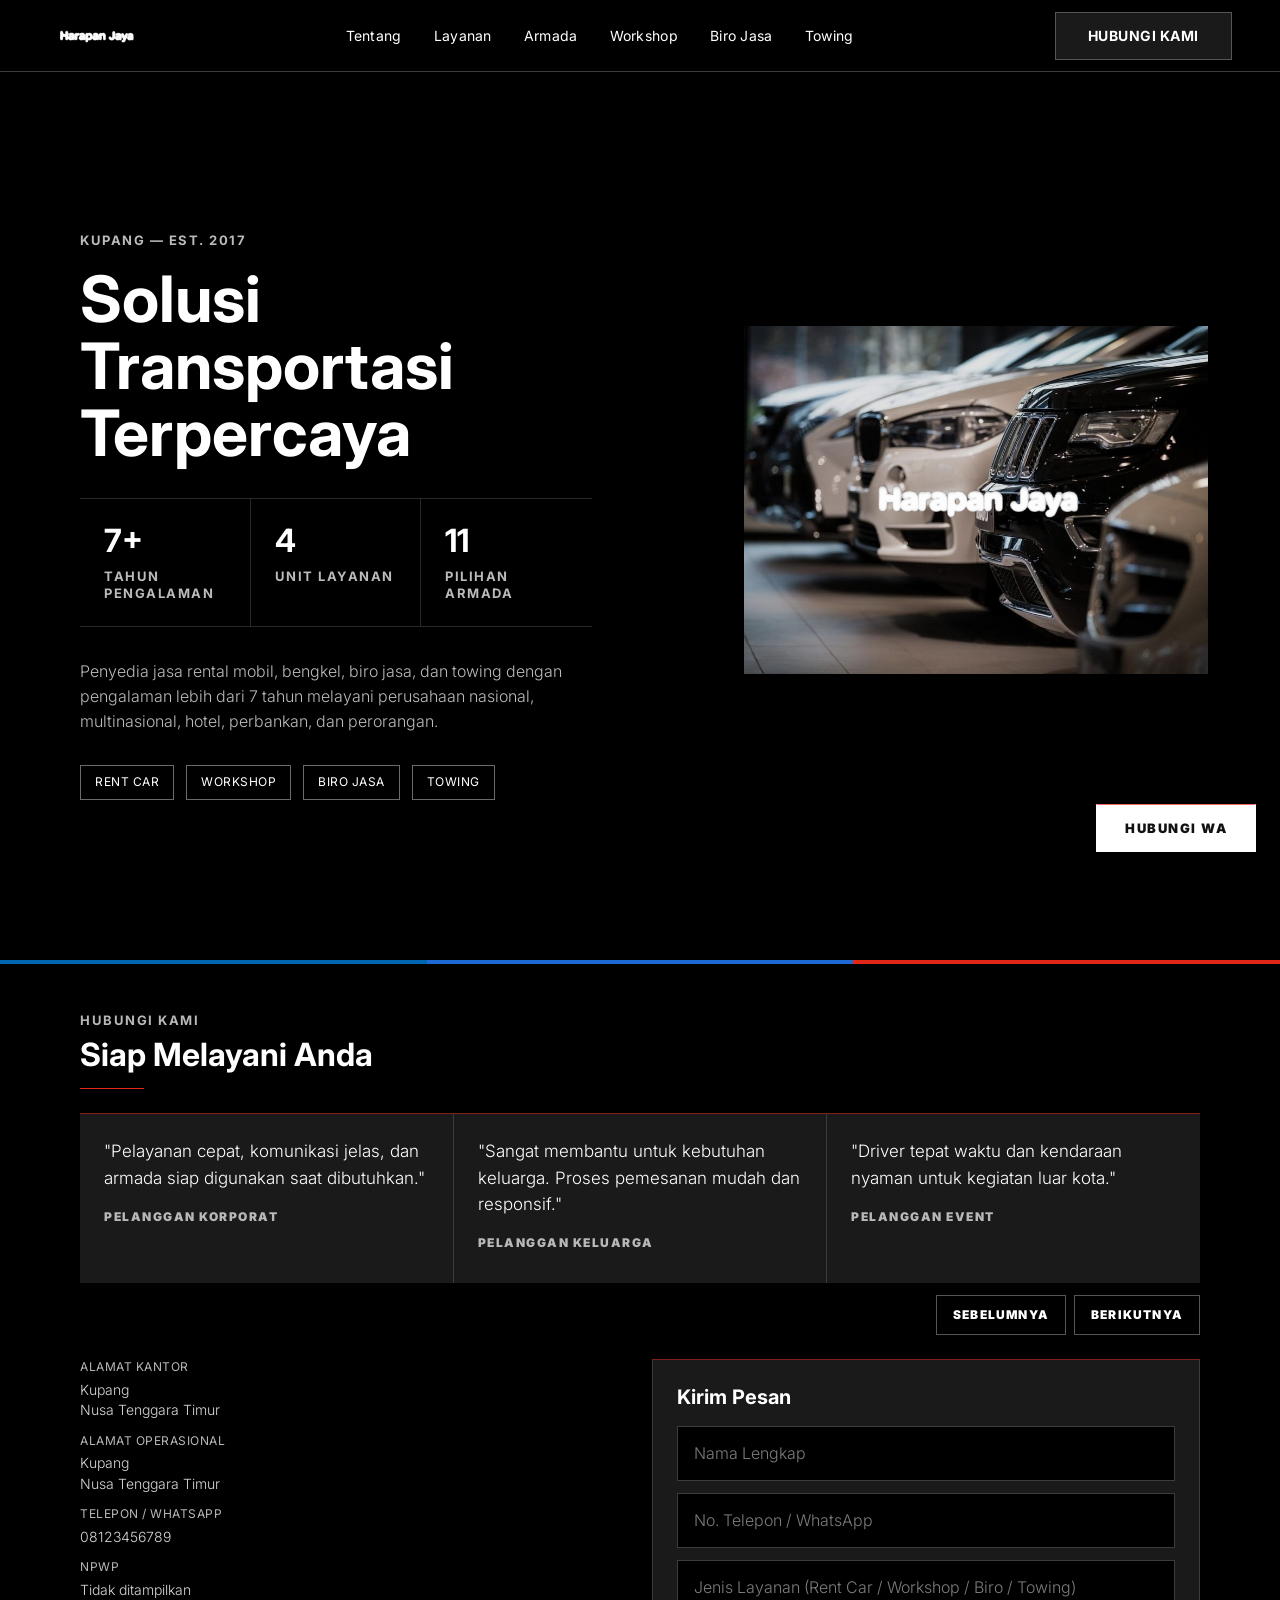
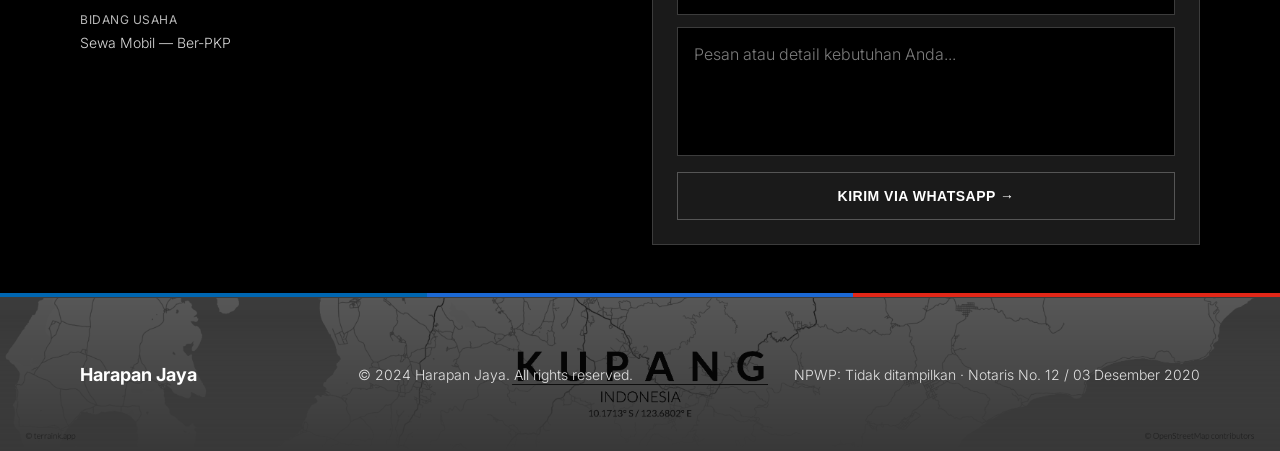
<file: index.html>
<!DOCTYPE html>
<html lang="id">
<head>
<meta charset="UTF-8">
<meta name="viewport" content="width=device-width, initial-scale=1.0">
<title>Harapan Jaya — Company Profile</title>
<link rel="icon" type="image/png" href="harapan%20jaya.png">
<link rel="apple-touch-icon" href="harapan%20jaya.png">
<link rel="preconnect" href="https://fonts.googleapis.com">
<link href="https://fonts.googleapis.com/css2?family=Inter:wght@300;400;700;800;900&display=swap" rel="stylesheet">
<link rel="stylesheet" href="css/style.css">
</head>
<body data-page="home">

<!-- NAV -->
<nav id="navbar">
  <a href="index.html" class="nav-logo" aria-label="Harapan Jaya"><img src="harapan%20jaya.png" alt="Logo Harapan Jaya"></a>
  <ul class="nav-links">
    <li><a href="tentang.html" data-page-link="tentang">Tentang</a></li>
    <li><a href="layanan.html" data-page-link="layanan">Layanan</a></li>
    <li><a href="armada.html" data-page-link="armada">Armada</a></li>
    <li><a href="workshop.html" data-page-link="workshop">Workshop</a></li>
    <li><a href="biro-jasa.html" data-page-link="biro-jasa">Biro Jasa</a></li>
    <li><a href="towing.html" data-page-link="towing">Towing</a></li>
  </ul>
  <a href="index.html#contact" class="nav-cta">Hubungi Kami</a>
  <div class="nav-ham" id="ham"><span></span><span></span><span></span></div>
</nav>

<!-- HERO -->
<section id="hero">
  <div class="hero-left">
    <p class="hero-tag">Kupang — Est. 2017</p>
    <h1 class="hero-title">
      Solusi<br>
      Transportasi<em>Terpercaya</em>
    </h1>
    <div class="hero-stats">
      <div class="stat-item">
        <div class="stat-num">7+</div>
        <div class="stat-label">Tahun Pengalaman</div>
      </div>
      <div class="stat-item">
        <div class="stat-num">4</div>
        <div class="stat-label">Unit Layanan</div>
      </div>
      <div class="stat-item">
        <div class="stat-num">11</div>
        <div class="stat-label">Pilihan Armada</div>
      </div>
    </div>
    <p class="hero-desc">Penyedia jasa rental mobil, bengkel, biro jasa, dan towing dengan pengalaman lebih dari 7 tahun melayani perusahaan nasional, multinasional, hotel, perbankan, dan perorangan.</p>
    <div class="hero-badges">
      <span class="badge">Rent Car</span>
      <span class="badge">Workshop</span>
      <span class="badge">Biro Jasa</span>
      <span class="badge">Towing</span>
    </div>
  </div>
  <div class="hero-visual">
    <div class="hero-media-frame">
      <img class="hero-photo" src="hero.jpg" alt="Armada Harapan Jaya">
      <img class="hero-photo-logo" src="harapan%20jaya.png" alt="Logo Harapan Jaya">
    </div>
  </div>
</section>

<div class="stripe-divider"></div>

<!-- CONTACT -->
<section id="contact">
  <div class="container">
    <div class="reveal">
      <p class="section-eyebrow">Hubungi Kami</p>
      <h2 class="section-title">Siap <span>Melayani</span> Anda</h2>
    </div>
    <div class="testimonial-wrap reveal">
      <div class="testimonial-track" id="testimonialTrack" aria-label="Testimoni pelanggan">
        <article class="testimonial-card">
          <p>"Pelayanan cepat, komunikasi jelas, dan armada siap digunakan saat dibutuhkan."</p>
          <div>Pelanggan Korporat</div>
        </article>
        <article class="testimonial-card">
          <p>"Sangat membantu untuk kebutuhan keluarga. Proses pemesanan mudah dan responsif."</p>
          <div>Pelanggan Keluarga</div>
        </article>
        <article class="testimonial-card">
          <p>"Driver tepat waktu dan kendaraan nyaman untuk kegiatan luar kota."</p>
          <div>Pelanggan Event</div>
        </article>
      </div>
      <div class="testimonial-controls">
        <button class="testimonial-btn" type="button" data-testimonial-dir="-1">Sebelumnya</button>
        <button class="testimonial-btn" type="button" data-testimonial-dir="1">Berikutnya</button>
      </div>
    </div>
    <div class="contact-grid">
      <div class="contact-info reveal">
        <div class="contact-block">
          <div class="contact-label">Alamat Kantor</div>
          <div class="contact-value">Kupang<br>Nusa Tenggara Timur</div>
        </div>
        <div class="contact-block">
          <div class="contact-label">Alamat Operasional</div>
          <div class="contact-value">Kupang<br>Nusa Tenggara Timur</div>
        </div>
        <div class="contact-block">
          <div class="contact-label">Telepon / WhatsApp</div>
          <div class="contact-value">08123456789</div>
        </div>
        <div class="contact-block">
          <div class="contact-label">NPWP</div>
          <div class="contact-value">Tidak ditampilkan</div>
        </div>
        <div class="contact-block">
          <div class="contact-label">Bidang Usaha</div>
          <div class="contact-value">Sewa Mobil — Ber-PKP</div>
        </div>
      </div>
      <div class="contact-card reveal">
        <h3>Kirim Pesan</h3>
        <div class="contact-form-row">
          <input type="text" placeholder="Nama Lengkap">
        </div>
        <div class="contact-form-row">
          <input type="text" placeholder="No. Telepon / WhatsApp">
        </div>
        <div class="contact-form-row">
          <input type="text" placeholder="Jenis Layanan (Rent Car / Workshop / Biro / Towing)">
        </div>
        <div class="contact-form-row">
          <textarea rows="4" placeholder="Pesan atau detail kebutuhan Anda..."></textarea>
        </div>
        <button class="btn-submit">Kirim via WhatsApp →</button>
      </div>
    </div>
  </div>
</section>

<div class="stripe-divider"></div>

<!-- FOOTER -->
<footer>
  <div class="footer-logo">Harapan Jaya</div>
  <div class="footer-copy">© 2024 Harapan Jaya. All rights reserved.</div>
  <div class="footer-npwp">NPWP: Tidak ditampilkan · Notaris No. 12 / 03 Desember 2020</div>
</footer>

<script src="js/main.js"></script>
</body>
</html>
</file>
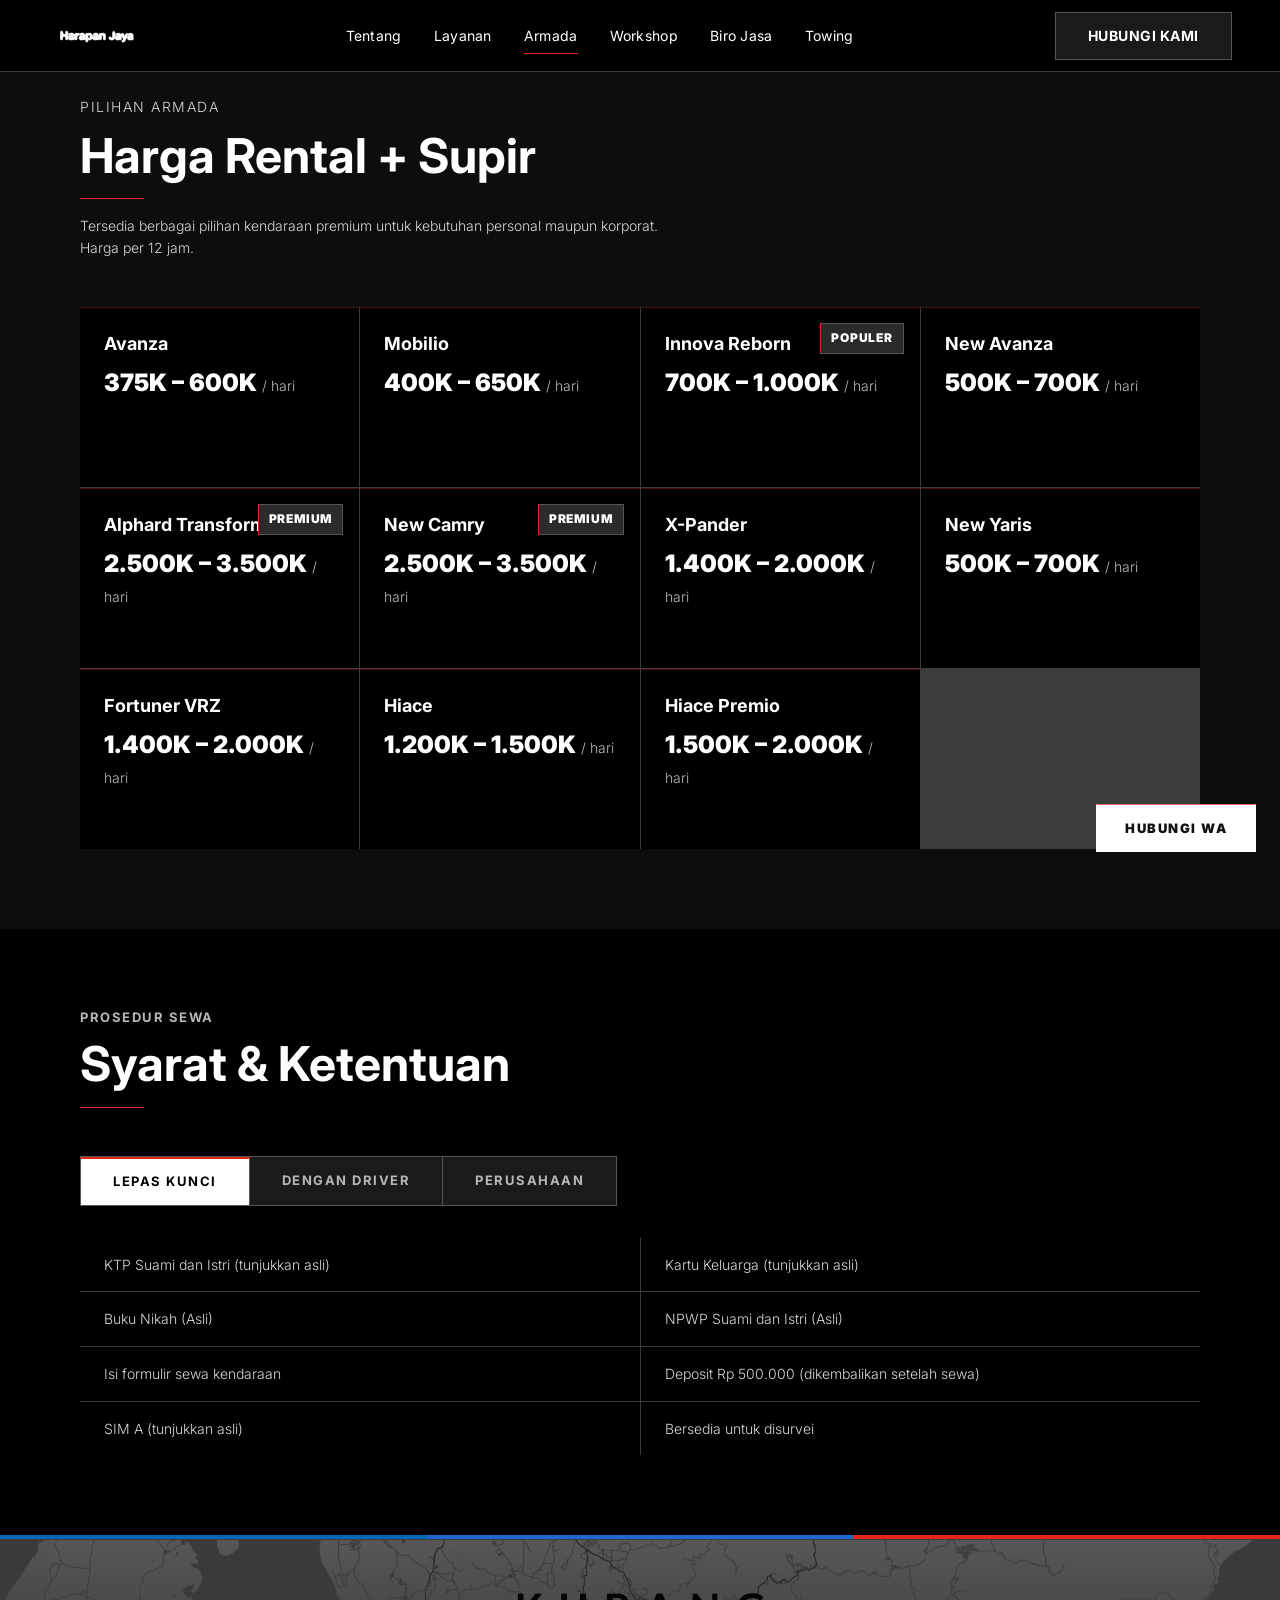
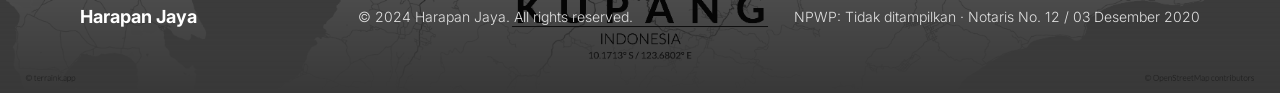
<file: armada.html>
<!DOCTYPE html>
<html lang="id">
<head>
<meta charset="UTF-8">
<meta name="viewport" content="width=device-width, initial-scale=1.0">
<title>Armada — Harapan Jaya</title>
<link rel="icon" type="image/png" href="harapan%20jaya.png">
<link rel="apple-touch-icon" href="harapan%20jaya.png">
<link rel="preconnect" href="https://fonts.googleapis.com">
<link href="https://fonts.googleapis.com/css2?family=Inter:wght@300;400;700;800;900&display=swap" rel="stylesheet">
<link rel="stylesheet" href="css/style.css">
</head>
<body data-page="armada">

<!-- NAV -->
<nav id="navbar">
  <a href="index.html" class="nav-logo" aria-label="Harapan Jaya"><img src="harapan%20jaya.png" alt="Logo Harapan Jaya"></a>
  <ul class="nav-links">
    <li><a href="tentang.html" data-page-link="tentang">Tentang</a></li>
    <li><a href="layanan.html" data-page-link="layanan">Layanan</a></li>
    <li><a href="armada.html" data-page-link="armada">Armada</a></li>
    <li><a href="workshop.html" data-page-link="workshop">Workshop</a></li>
    <li><a href="biro-jasa.html" data-page-link="biro-jasa">Biro Jasa</a></li>
    <li><a href="towing.html" data-page-link="towing">Towing</a></li>
  </ul>
  <a href="index.html#contact" class="nav-cta">Hubungi Kami</a>
  <div class="nav-ham" id="ham"><span></span><span></span><span></span></div>
</nav>

<!-- FLEET -->
<section id="fleet">
  <div class="container">
    <div class="fleet-intro reveal">
      <p class="section-eyebrow">Pilihan Armada</p>
      <h2 class="section-title">Harga Rental <span>+ Supir</span></h2>
      <p>Tersedia berbagai pilihan kendaraan premium untuk kebutuhan personal maupun korporat. Harga per 12 jam.</p>
    </div>
    <div class="fleet-grid">
      <div class="fleet-card reveal">
        <div class="fleet-name">Avanza</div>
        <div class="fleet-price">375K – 600K <span>/ hari</span></div>
      </div>
      <div class="fleet-card reveal">
        <div class="fleet-name">Mobilio</div>
        <div class="fleet-price">400K – 650K <span>/ hari</span></div>
      </div>
      <div class="fleet-card reveal">
        <div class="fleet-badge">Populer</div>
        <div class="fleet-name">Innova Reborn</div>
        <div class="fleet-price">700K – 1.000K <span>/ hari</span></div>
      </div>
      <div class="fleet-card reveal">
        <div class="fleet-name">New Avanza</div>
        <div class="fleet-price">500K – 700K <span>/ hari</span></div>
      </div>
      <div class="fleet-card reveal">
        <div class="fleet-badge">Premium</div>
        <div class="fleet-name">Alphard Transformers</div>
        <div class="fleet-price">2.500K – 3.500K <span>/ hari</span></div>
      </div>
      <div class="fleet-card reveal">
        <div class="fleet-badge">Premium</div>
        <div class="fleet-name">New Camry</div>
        <div class="fleet-price">2.500K – 3.500K <span>/ hari</span></div>
      </div>
      <div class="fleet-card reveal">
        <div class="fleet-name">X-Pander</div>
        <div class="fleet-price">1.400K – 2.000K <span>/ hari</span></div>
      </div>
      <div class="fleet-card reveal">
        <div class="fleet-name">New Yaris</div>
        <div class="fleet-price">500K – 700K <span>/ hari</span></div>
      </div>
      <div class="fleet-card reveal">
        <div class="fleet-name">Fortuner VRZ</div>
        <div class="fleet-price">1.400K – 2.000K <span>/ hari</span></div>
      </div>
      <div class="fleet-card reveal">
        <div class="fleet-name">Hiace</div>
        <div class="fleet-price">1.200K – 1.500K <span>/ hari</span></div>
      </div>
      <div class="fleet-card reveal">
        <div class="fleet-name">Hiace Premio</div>
        <div class="fleet-price">1.500K – 2.000K <span>/ hari</span></div>
      </div>
    </div>
  </div>
</section>

<!-- REQUIREMENTS -->
<section id="requirements">
  <div class="container">
    <div class="reveal">
      <p class="section-eyebrow">Prosedur Sewa</p>
      <h2 class="section-title">Syarat & <span>Ketentuan</span></h2>
    </div>
    <div class="req-tabs">
      <button class="tab-btn active" data-tab="lepas">Lepas Kunci</button>
      <button class="tab-btn" data-tab="driver">Dengan Driver</button>
      <button class="tab-btn" data-tab="perusahaan">Perusahaan</button>
    </div>
    <div class="tab-content active" id="tab-lepas">
      <div class="req-item">KTP Suami dan Istri (tunjukkan asli)</div>
      <div class="req-item">Kartu Keluarga (tunjukkan asli)</div>
      <div class="req-item">Buku Nikah (Asli)</div>
      <div class="req-item">NPWP Suami dan Istri (Asli)</div>
      <div class="req-item">Isi formulir sewa kendaraan</div>
      <div class="req-item">Deposit Rp 500.000 (dikembalikan setelah sewa)</div>
      <div class="req-item">SIM A (tunjukkan asli)</div>
      <div class="req-item">Bersedia untuk disurvei</div>
    </div>
    <div class="tab-content" id="tab-driver">
      <div class="req-item">Lakukan booking kendaraan</div>
      <div class="req-item">Lampirkan fotokopi KTP (tunjukkan asli)</div>
      <div class="req-item">Hitungan sewa kendaraan 12 jam</div>
      <div class="req-item">Berikan alamat penjemputan lengkap + no. telepon</div>
      <div class="req-item">Informasikan rute perjalanan saat booking</div>
      <div class="req-item">Tidak diwajibkan mengisi formulir sewa</div>
    </div>
    <div class="tab-content" id="tab-perusahaan">
      <div class="req-item">Akta Pendirian, SIUP, TDP, NPWP (tunjukkan asli)</div>
      <div class="req-item">HO dan Domisili Perusahaan (asli)</div>
      <div class="req-item">KTP Pengguna & KTP Direktur (tunjukkan asli)</div>
      <div class="req-item">SIM A, Rekening Listrik, Rekening Telepon</div>
      <div class="req-item">Lengkapi & isi formulir sewa kendaraan</div>
      <div class="req-item">Deposit Rp 500.000 (dikembalikan setelah sewa)</div>
    </div>
  </div>
</section>

<div class="stripe-divider"></div>

<!-- FOOTER -->
<footer>
  <div class="footer-logo">Harapan Jaya</div>
  <div class="footer-copy">© 2024 Harapan Jaya. All rights reserved.</div>
  <div class="footer-npwp">NPWP: Tidak ditampilkan · Notaris No. 12 / 03 Desember 2020</div>
</footer>

<script src="js/main.js"></script>
</body>
</html>
</file>
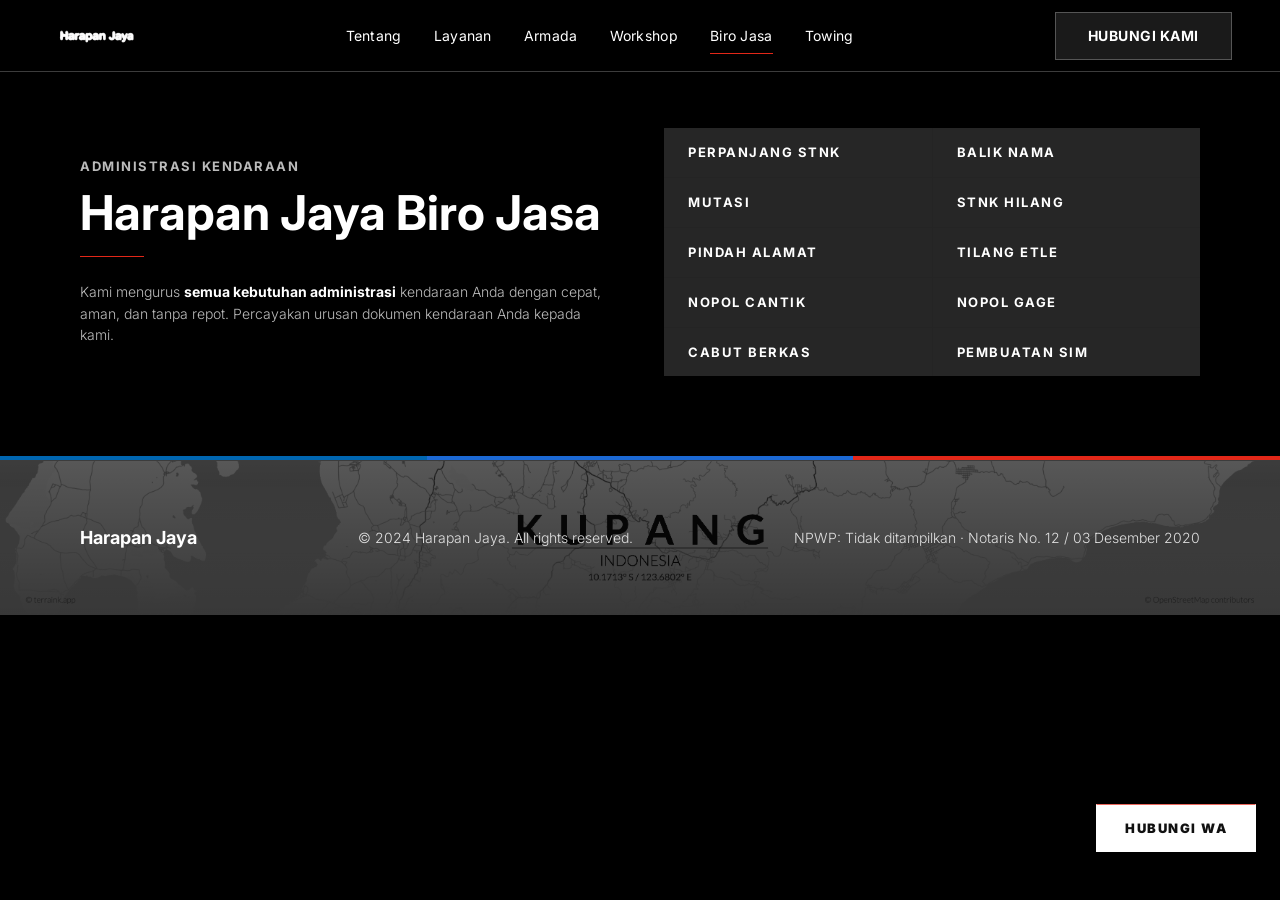
<file: biro-jasa.html>
<!DOCTYPE html>
<html lang="id">
<head>
<meta charset="UTF-8">
<meta name="viewport" content="width=device-width, initial-scale=1.0">
<title>Biro Jasa — Harapan Jaya</title>
<link rel="icon" type="image/png" href="harapan%20jaya.png">
<link rel="apple-touch-icon" href="harapan%20jaya.png">
<link rel="preconnect" href="https://fonts.googleapis.com">
<link href="https://fonts.googleapis.com/css2?family=Inter:wght@300;400;700;800;900&display=swap" rel="stylesheet">
<link rel="stylesheet" href="css/style.css">
</head>
<body data-page="biro-jasa">

<!-- NAV -->
<nav id="navbar">
  <a href="index.html" class="nav-logo" aria-label="Harapan Jaya"><img src="harapan%20jaya.png" alt="Logo Harapan Jaya"></a>
  <ul class="nav-links">
    <li><a href="tentang.html" data-page-link="tentang">Tentang</a></li>
    <li><a href="layanan.html" data-page-link="layanan">Layanan</a></li>
    <li><a href="armada.html" data-page-link="armada">Armada</a></li>
    <li><a href="workshop.html" data-page-link="workshop">Workshop</a></li>
    <li><a href="biro-jasa.html" data-page-link="biro-jasa">Biro Jasa</a></li>
    <li><a href="towing.html" data-page-link="towing">Towing</a></li>
  </ul>
  <a href="index.html#contact" class="nav-cta">Hubungi Kami</a>
  <div class="nav-ham" id="ham"><span></span><span></span><span></span></div>
</nav>

<!-- BIRO JASA -->
<section id="biro">
  <div class="container">
    <div class="biro-grid">
      <div class="reveal">
        <p class="section-eyebrow">Administrasi Kendaraan</p>
        <h2 class="section-title">Harapan Jaya <span>Biro</span> Jasa</h2>
        <p class="biro-desc biro-desc-spaced">Kami mengurus <strong>semua kebutuhan administrasi</strong> kendaraan Anda dengan cepat, aman, dan tanpa repot. Percayakan urusan dokumen kendaraan Anda kepada kami.</p>
      </div>
      <div class="biro-items reveal">
        <div class="biro-item">Perpanjang STNK</div>
        <div class="biro-item">Balik Nama</div>
        <div class="biro-item">Mutasi</div>
        <div class="biro-item">STNK Hilang</div>
        <div class="biro-item">Pindah Alamat</div>
        <div class="biro-item">Tilang ETLE</div>
        <div class="biro-item">Nopol Cantik</div>
        <div class="biro-item">Nopol Gage</div>
        <div class="biro-item">Cabut Berkas</div>
        <div class="biro-item">Pembuatan SIM</div>
      </div>
    </div>
  </div>
</section>

<div class="stripe-divider"></div>

<!-- FOOTER -->
<footer>
  <div class="footer-logo">Harapan Jaya</div>
  <div class="footer-copy">© 2024 Harapan Jaya. All rights reserved.</div>
  <div class="footer-npwp">NPWP: Tidak ditampilkan · Notaris No. 12 / 03 Desember 2020</div>
</footer>

<script src="js/main.js"></script>
</body>
</html>
</file>
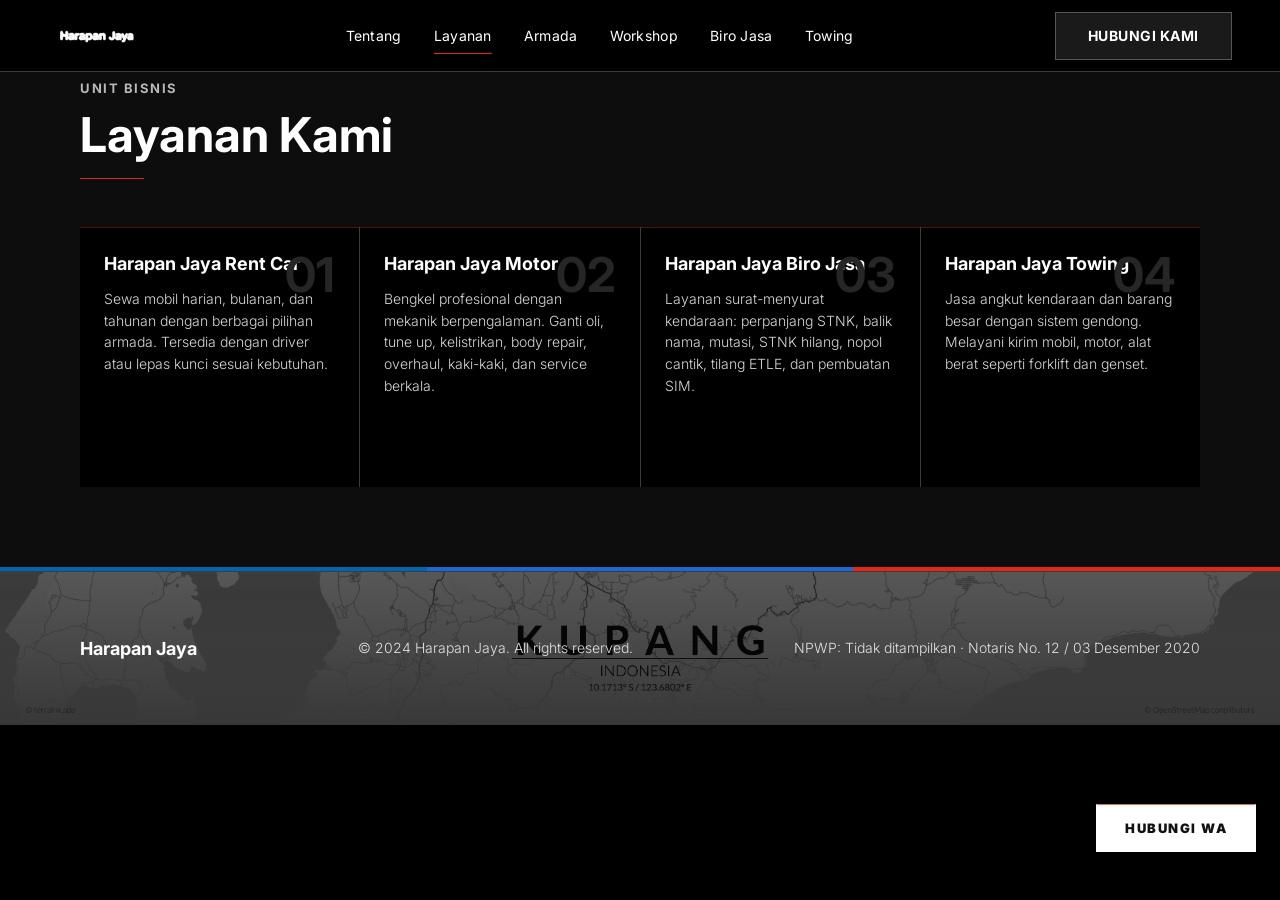
<file: layanan.html>
<!DOCTYPE html>
<html lang="id">
<head>
<meta charset="UTF-8">
<meta name="viewport" content="width=device-width, initial-scale=1.0">
<title>Layanan — Harapan Jaya</title>
<link rel="icon" type="image/png" href="harapan%20jaya.png">
<link rel="apple-touch-icon" href="harapan%20jaya.png">
<link rel="preconnect" href="https://fonts.googleapis.com">
<link href="https://fonts.googleapis.com/css2?family=Inter:wght@300;400;700;800;900&display=swap" rel="stylesheet">
<link rel="stylesheet" href="css/style.css">
</head>
<body data-page="layanan">

<!-- NAV -->
<nav id="navbar">
  <a href="index.html" class="nav-logo" aria-label="Harapan Jaya"><img src="harapan%20jaya.png" alt="Logo Harapan Jaya"></a>
  <ul class="nav-links">
    <li><a href="tentang.html" data-page-link="tentang">Tentang</a></li>
    <li><a href="layanan.html" data-page-link="layanan">Layanan</a></li>
    <li><a href="armada.html" data-page-link="armada">Armada</a></li>
    <li><a href="workshop.html" data-page-link="workshop">Workshop</a></li>
    <li><a href="biro-jasa.html" data-page-link="biro-jasa">Biro Jasa</a></li>
    <li><a href="towing.html" data-page-link="towing">Towing</a></li>
  </ul>
  <a href="index.html#contact" class="nav-cta">Hubungi Kami</a>
  <div class="nav-ham" id="ham"><span></span><span></span><span></span></div>
</nav>

<!-- SERVICES -->
<section id="services">
  <div class="container">
    <div class="services-header">
      <div class="reveal">
        <p class="section-eyebrow">Unit Bisnis</p>
        <h2 class="section-title">Layanan <span>Kami</span></h2>
      </div>
    </div>
    <div class="services-grid">
      <div class="service-card reveal">
        <div class="service-num">01</div>
        <div class="service-name">Harapan Jaya Rent Car</div>
        <p class="service-desc">Sewa mobil harian, bulanan, dan tahunan dengan berbagai pilihan armada. Tersedia dengan driver atau lepas kunci sesuai kebutuhan.</p>
      </div>
      <div class="service-card reveal">
        <div class="service-num">02</div>
        <div class="service-name">Harapan Jaya Motor</div>
        <p class="service-desc">Bengkel profesional dengan mekanik berpengalaman. Ganti oli, tune up, kelistrikan, body repair, overhaul, kaki-kaki, dan service berkala.</p>
      </div>
      <div class="service-card reveal">
        <div class="service-num">03</div>
        <div class="service-name">Harapan Jaya Biro Jasa</div>
        <p class="service-desc">Layanan surat-menyurat kendaraan: perpanjang STNK, balik nama, mutasi, STNK hilang, nopol cantik, tilang ETLE, dan pembuatan SIM.</p>
      </div>
      <div class="service-card reveal">
        <div class="service-num">04</div>
        <div class="service-name">Harapan Jaya Towing</div>
        <p class="service-desc">Jasa angkut kendaraan dan barang besar dengan sistem gendong. Melayani kirim mobil, motor, alat berat seperti forklift dan genset.</p>
      </div>
    </div>
  </div>
</section>

<div class="stripe-divider"></div>

<!-- FOOTER -->
<footer>
  <div class="footer-logo">Harapan Jaya</div>
  <div class="footer-copy">© 2024 Harapan Jaya. All rights reserved.</div>
  <div class="footer-npwp">NPWP: Tidak ditampilkan · Notaris No. 12 / 03 Desember 2020</div>
</footer>

<script src="js/main.js"></script>
</body>
</html>
</file>
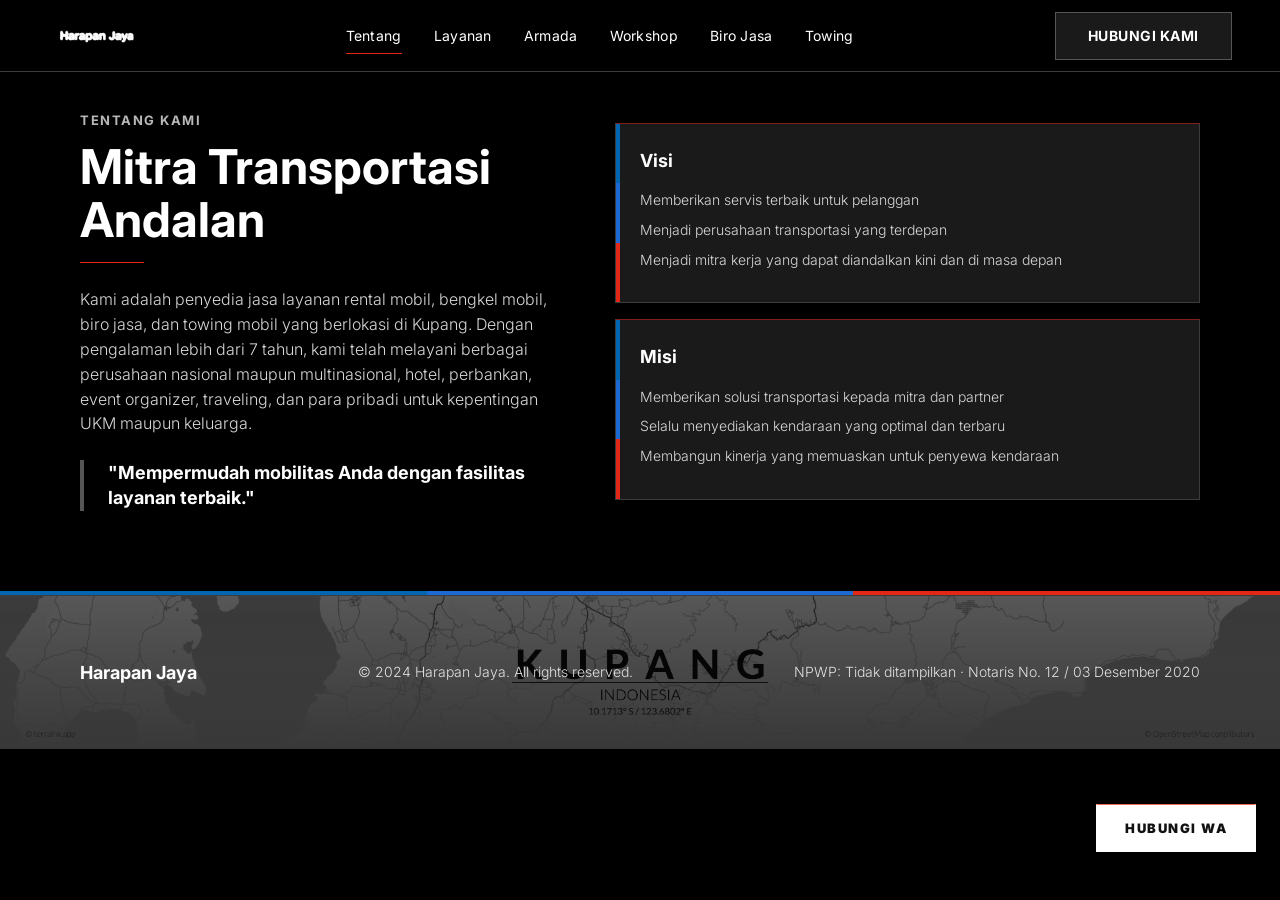
<file: tentang.html>
<!DOCTYPE html>
<html lang="id">
<head>
<meta charset="UTF-8">
<meta name="viewport" content="width=device-width, initial-scale=1.0">
<title>Tentang — Harapan Jaya</title>
<link rel="icon" type="image/png" href="harapan%20jaya.png">
<link rel="apple-touch-icon" href="harapan%20jaya.png">
<link rel="preconnect" href="https://fonts.googleapis.com">
<link href="https://fonts.googleapis.com/css2?family=Inter:wght@300;400;700;800;900&display=swap" rel="stylesheet">
<link rel="stylesheet" href="css/style.css">
</head>
<body data-page="tentang">

<!-- NAV -->
<nav id="navbar">
  <a href="index.html" class="nav-logo" aria-label="Harapan Jaya"><img src="harapan%20jaya.png" alt="Logo Harapan Jaya"></a>
  <ul class="nav-links">
    <li><a href="tentang.html" data-page-link="tentang">Tentang</a></li>
    <li><a href="layanan.html" data-page-link="layanan">Layanan</a></li>
    <li><a href="armada.html" data-page-link="armada">Armada</a></li>
    <li><a href="workshop.html" data-page-link="workshop">Workshop</a></li>
    <li><a href="biro-jasa.html" data-page-link="biro-jasa">Biro Jasa</a></li>
    <li><a href="towing.html" data-page-link="towing">Towing</a></li>
  </ul>
  <a href="index.html#contact" class="nav-cta">Hubungi Kami</a>
  <div class="nav-ham" id="ham"><span></span><span></span><span></span></div>
</nav>

<!-- ABOUT -->
<section id="about">
  <div class="container">
    <div class="about-grid">
      <div class="about-left reveal">
        <p class="section-eyebrow">Tentang Kami</p>
        <h2 class="section-title">Mitra <span>Transportasi</span> Andalan</h2>
        <p class="about-text">Kami adalah penyedia jasa layanan rental mobil, bengkel mobil, biro jasa, dan towing mobil yang berlokasi di Kupang. Dengan pengalaman lebih dari 7 tahun, kami telah melayani berbagai perusahaan nasional maupun multinasional, hotel, perbankan, event organizer, traveling, dan para pribadi untuk kepentingan UKM maupun keluarga.</p>
        <blockquote class="about-highlight">"Mempermudah mobilitas Anda dengan fasilitas layanan terbaik."</blockquote>
      </div>
      <div class="about-right reveal">
        <div class="visi-misi-cards">
          <div class="vm-card">
            <div class="vm-title">Visi</div>
            <ul class="vm-list">
              <li>Memberikan servis terbaik untuk pelanggan</li>
              <li>Menjadi perusahaan transportasi yang terdepan</li>
              <li>Menjadi mitra kerja yang dapat diandalkan kini dan di masa depan</li>
            </ul>
          </div>
          <div class="vm-card">
            <div class="vm-title">Misi</div>
            <ul class="vm-list">
              <li>Memberikan solusi transportasi kepada mitra dan partner</li>
              <li>Selalu menyediakan kendaraan yang optimal dan terbaru</li>
              <li>Membangun kinerja yang memuaskan untuk penyewa kendaraan</li>
            </ul>
          </div>
        </div>
      </div>
    </div>
  </div>
</section>

<div class="stripe-divider"></div>

<!-- FOOTER -->
<footer>
  <div class="footer-logo">Harapan Jaya</div>
  <div class="footer-copy">© 2024 Harapan Jaya. All rights reserved.</div>
  <div class="footer-npwp">NPWP: Tidak ditampilkan · Notaris No. 12 / 03 Desember 2020</div>
</footer>

<script src="js/main.js"></script>
</body>
</html>
</file>
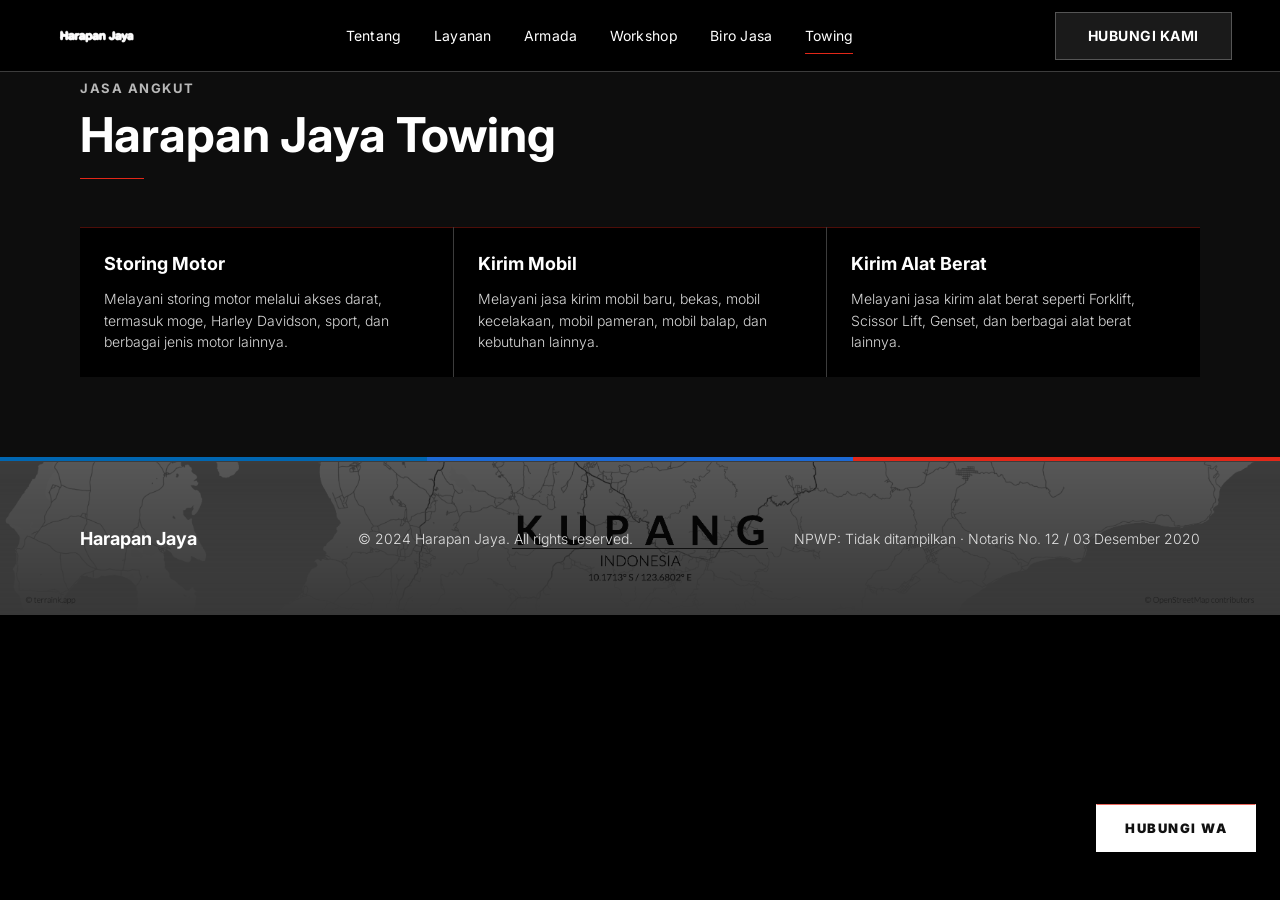
<file: towing.html>
<!DOCTYPE html>
<html lang="id">
<head>
<meta charset="UTF-8">
<meta name="viewport" content="width=device-width, initial-scale=1.0">
<title>Towing — Harapan Jaya</title>
<link rel="icon" type="image/png" href="harapan%20jaya.png">
<link rel="apple-touch-icon" href="harapan%20jaya.png">
<link rel="preconnect" href="https://fonts.googleapis.com">
<link href="https://fonts.googleapis.com/css2?family=Inter:wght@300;400;700;800;900&display=swap" rel="stylesheet">
<link rel="stylesheet" href="css/style.css">
</head>
<body data-page="towing">

<!-- NAV -->
<nav id="navbar">
  <a href="index.html" class="nav-logo" aria-label="Harapan Jaya"><img src="harapan%20jaya.png" alt="Logo Harapan Jaya"></a>
  <ul class="nav-links">
    <li><a href="tentang.html" data-page-link="tentang">Tentang</a></li>
    <li><a href="layanan.html" data-page-link="layanan">Layanan</a></li>
    <li><a href="armada.html" data-page-link="armada">Armada</a></li>
    <li><a href="workshop.html" data-page-link="workshop">Workshop</a></li>
    <li><a href="biro-jasa.html" data-page-link="biro-jasa">Biro Jasa</a></li>
    <li><a href="towing.html" data-page-link="towing">Towing</a></li>
  </ul>
  <a href="index.html#contact" class="nav-cta">Hubungi Kami</a>
  <div class="nav-ham" id="ham"><span></span><span></span><span></span></div>
</nav>

<!-- TOWING -->
<section id="towing">
  <div class="container">
    <div class="reveal">
      <p class="section-eyebrow">Jasa Angkut</p>
      <h2 class="section-title">Harapan Jaya <span>Towing</span></h2>
    </div>
    <div class="towing-grid">
      <div class="towing-card reveal">
        <div class="towing-name">Storing Motor</div>
        <p class="towing-desc">Melayani storing motor melalui akses darat, termasuk moge, Harley Davidson, sport, dan berbagai jenis motor lainnya.</p>
      </div>
      <div class="towing-card reveal">
        <div class="towing-name">Kirim Mobil</div>
        <p class="towing-desc">Melayani jasa kirim mobil baru, bekas, mobil kecelakaan, mobil pameran, mobil balap, dan kebutuhan lainnya.</p>
      </div>
      <div class="towing-card reveal">
        <div class="towing-name">Kirim Alat Berat</div>
        <p class="towing-desc">Melayani jasa kirim alat berat seperti Forklift, Scissor Lift, Genset, dan berbagai alat berat lainnya.</p>
      </div>
    </div>
  </div>
</section>

<div class="stripe-divider"></div>

<!-- FOOTER -->
<footer>
  <div class="footer-logo">Harapan Jaya</div>
  <div class="footer-copy">© 2024 Harapan Jaya. All rights reserved.</div>
  <div class="footer-npwp">NPWP: Tidak ditampilkan · Notaris No. 12 / 03 Desember 2020</div>
</footer>

<script src="js/main.js"></script>
</body>
</html>
</file>
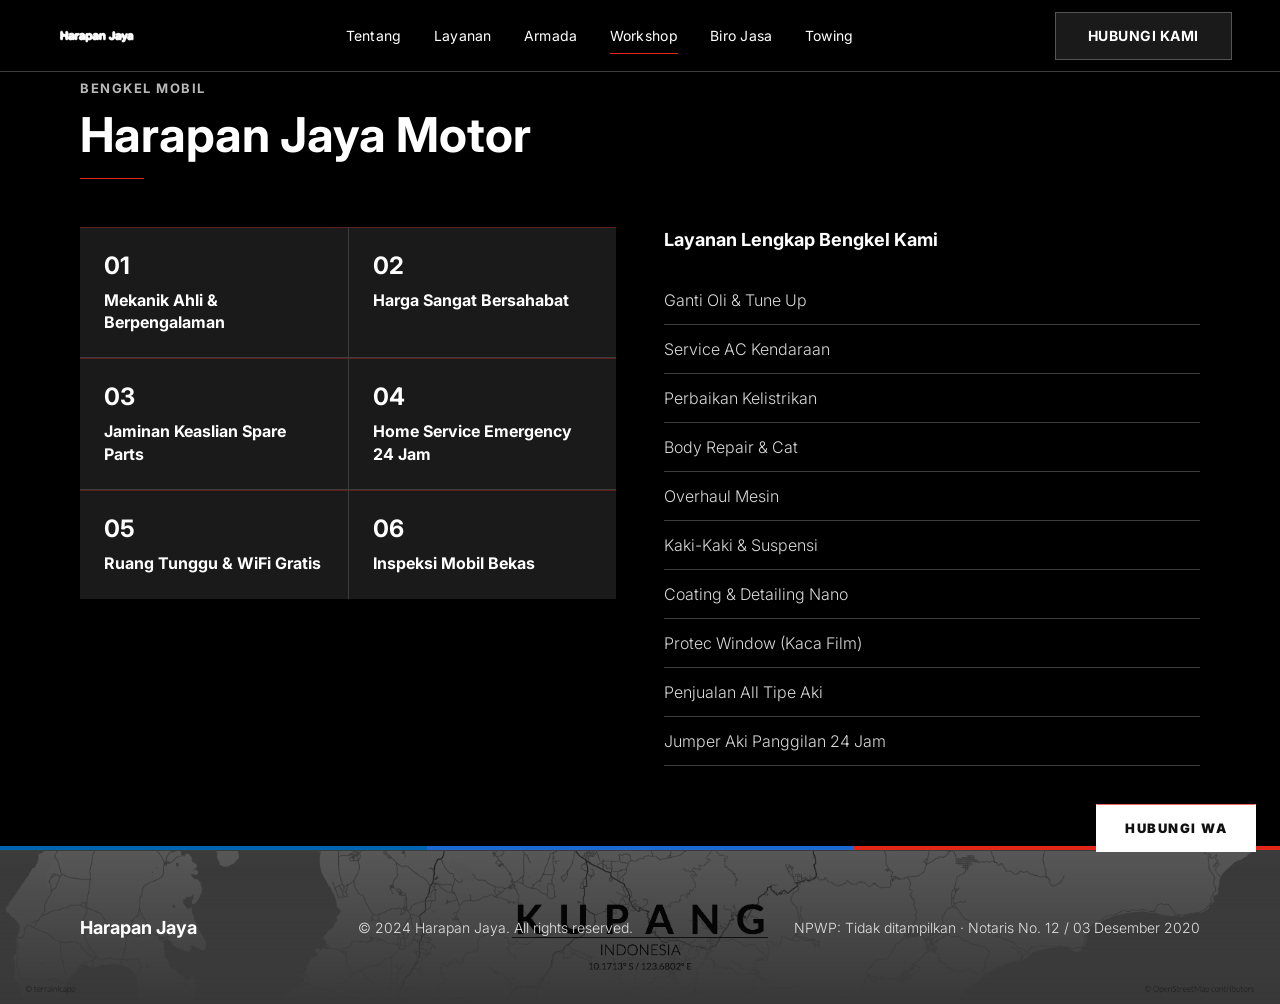
<file: workshop.html>
<!DOCTYPE html>
<html lang="id">
<head>
<meta charset="UTF-8">
<meta name="viewport" content="width=device-width, initial-scale=1.0">
<title>Workshop — Harapan Jaya</title>
<link rel="icon" type="image/png" href="harapan%20jaya.png">
<link rel="apple-touch-icon" href="harapan%20jaya.png">
<link rel="preconnect" href="https://fonts.googleapis.com">
<link href="https://fonts.googleapis.com/css2?family=Inter:wght@300;400;700;800;900&display=swap" rel="stylesheet">
<link rel="stylesheet" href="css/style.css">
</head>
<body data-page="workshop">

<!-- NAV -->
<nav id="navbar">
  <a href="index.html" class="nav-logo" aria-label="Harapan Jaya"><img src="harapan%20jaya.png" alt="Logo Harapan Jaya"></a>
  <ul class="nav-links">
    <li><a href="tentang.html" data-page-link="tentang">Tentang</a></li>
    <li><a href="layanan.html" data-page-link="layanan">Layanan</a></li>
    <li><a href="armada.html" data-page-link="armada">Armada</a></li>
    <li><a href="workshop.html" data-page-link="workshop">Workshop</a></li>
    <li><a href="biro-jasa.html" data-page-link="biro-jasa">Biro Jasa</a></li>
    <li><a href="towing.html" data-page-link="towing">Towing</a></li>
  </ul>
  <a href="index.html#contact" class="nav-cta">Hubungi Kami</a>
  <div class="nav-ham" id="ham"><span></span><span></span><span></span></div>
</nav>

<!-- WORKSHOP -->
<section id="workshop">
  <div class="container">
    <div class="reveal">
      <p class="section-eyebrow">Bengkel Mobil</p>
      <h2 class="section-title">Harapan <span>Jaya</span> Motor</h2>
    </div>
    <div class="workshop-grid">
      <div class="workshop-features reveal">
        <div class="wf-item">
          <div class="wf-num">01</div>
          <div class="wf-label">Mekanik Ahli & Berpengalaman</div>
        </div>
        <div class="wf-item">
          <div class="wf-num">02</div>
          <div class="wf-label">Harga Sangat Bersahabat</div>
        </div>
        <div class="wf-item">
          <div class="wf-num">03</div>
          <div class="wf-label">Jaminan Keaslian Spare Parts</div>
        </div>
        <div class="wf-item">
          <div class="wf-num">04</div>
          <div class="wf-label">Home Service Emergency 24 Jam</div>
        </div>
        <div class="wf-item">
          <div class="wf-num">05</div>
          <div class="wf-label">Ruang Tunggu & WiFi Gratis</div>
        </div>
        <div class="wf-item">
          <div class="wf-num">06</div>
          <div class="wf-label">Inspeksi Mobil Bekas</div>
        </div>
      </div>
      <div class="workshop-right reveal">
        <div class="workshop-title">Layanan Lengkap Bengkel Kami</div>
        <ul class="workshop-list">
          <li>Ganti Oli & Tune Up</li>
          <li>Service AC Kendaraan</li>
          <li>Perbaikan Kelistrikan</li>
          <li>Body Repair & Cat</li>
          <li>Overhaul Mesin</li>
          <li>Kaki-Kaki & Suspensi</li>
          <li>Coating & Detailing Nano</li>
          <li>Protec Window (Kaca Film)</li>
          <li>Penjualan All Tipe Aki</li>
          <li>Jumper Aki Panggilan 24 Jam</li>
        </ul>
      </div>
    </div>
  </div>
</section>

<div class="stripe-divider"></div>

<!-- FOOTER -->
<footer>
  <div class="footer-logo">Harapan Jaya</div>
  <div class="footer-copy">© 2024 Harapan Jaya. All rights reserved.</div>
  <div class="footer-npwp">NPWP: Tidak ditampilkan · Notaris No. 12 / 03 Desember 2020</div>
</footer>

<script src="js/main.js"></script>
</body>
</html>
</file>
<file: css/style.css>
:root {
  --m-blue-light: #0066b1;
  --m-blue-dark: #1c69d4;
  --m-red: #e22718;
  --electric-blue: #0653b6;
  --primary: #1c69d4;
  --primary-active: #0653b6;
  --primary-disabled: #d6d6d6;
  --ink: #ffffff;
  --body: #d8d8d8;
  --body-strong: #ffffff;
  --muted: #b8b8b8;
  --muted-soft: #7c7c7c;
  --hairline: #3c3c3c;
  --hairline-strong: #555555;
  --canvas: #000000;
  --surface-soft: #0d0d0d;
  --surface-card: #1a1a1a;
  --surface-elevated: #262626;
  --surface-strong: #262626;
  --surface-dark: #000000;
  --surface-dark-elevated: #262626;
  --carbon-gray: #2b2b2b;
  --on-primary: #ffffff;
  --on-dark: #ffffff;
  --on-dark-soft: #bbbbbb;
  --success: #22c55e;
}

*, *::before, *::after {
  box-sizing: border-box;
  margin: 0;
  padding: 0;
}

html {
  scroll-behavior: smooth;
}

body {
  font-family: "Inter", system-ui, -apple-system, BlinkMacSystemFont, "Segoe UI", Roboto, sans-serif;
  background: var(--canvas);
  color: var(--ink);
  overflow-x: hidden;
}

/* NAV */
nav {
  position: fixed;
  top: 0;
  left: 0;
  right: 0;
  z-index: 100;
  display: flex;
  align-items: center;
  justify-content: space-between;
  min-height: 72px;
  padding: 0 48px;
  background: #000000;
  border-bottom: 1px solid var(--hairline);
}

nav.scrolled {
  background: #000000;
}

.nav-logo {
  display: inline-flex;
  align-items: center;
  flex-shrink: 0;
  text-decoration: none;
}

.nav-logo img {
  width: auto;
  height: 64px;
  max-width: 208px;
  object-fit: contain;
}

.nav-links {
  display: flex;
  gap: 32px;
  list-style: none;
}

.nav-links a {
  position: relative;
  color: var(--ink);
  text-decoration: none;
  font-size: 14px;
  font-weight: 400;
  letter-spacing: .3px;
  line-height: 1.4;
  transition: color .2s;
}

.nav-links a::after {
  content: "";
  position: absolute;
  left: 0;
  right: 0;
  bottom: -10px;
  height: 1px;
  background: var(--m-red);
  transform: scaleX(0);
  transform-origin: left;
  transition: transform .2s;
}

.nav-links a:hover,
.nav-links a.active {
  color: var(--ink);
}

.nav-links a:hover::after,
.nav-links a.active::after {
  transform: scaleX(1);
}

.nav-cta,
.btn-submit {
  display: inline-flex;
  align-items: center;
  justify-content: center;
  min-height: 48px;
  padding: 14px 32px;
  background: var(--surface-card);
  color: var(--ink);
  border: 1px solid var(--hairline-strong);
  border-radius: 0;
  font-size: 14px;
  font-weight: 700;
  letter-spacing: .5px;
  line-height: 1;
  text-decoration: none;
  text-transform: uppercase;
  cursor: pointer;
  transition: background .2s;
}

.nav-cta:hover,
.btn-submit:hover {
  background: var(--surface-elevated);
}

/* HERO */
#hero {
  min-height: 100vh;
  display: grid;
  grid-template-columns: minmax(0, 1.05fr) minmax(360px, .95fr);
  position: relative;
  overflow: hidden;
  background: #000000;
}

.hero-left {
  background: var(--surface-dark);
  padding: 152px 80px 80px;
  display: flex;
  flex-direction: column;
  justify-content: center;
  position: relative;
  z-index: 1;
}

.hero-visual {
  display: flex;
  align-items: center;
  justify-content: center;
  min-height: 100%;
  padding: 120px 72px 80px;
  background: #000000;
  overflow: hidden;
}

.hero-media-frame {
  position: relative;
  width: min(100%, 680px);
  aspect-ratio: 4 / 3;
  overflow: hidden;
  background: #000000;
  opacity: 0;
  transform: translateY(28px) scale(.94);
  animation: heroLogoIn 1s .45s ease forwards;
}

.hero-photo {
  display: block;
  width: 100%;
  height: 100%;
  object-fit: cover;
  opacity: .88;
}

.hero-photo-logo {
  position: absolute;
  top: 50%;
  left: 50%;
  width: min(56%, 340px);
  height: auto;
  padding: 0;
  background: transparent;
  transform: translate(-50%, -50%);
  object-fit: contain;
}

.hero-tag {
  color: var(--on-dark-soft);
  margin-bottom: 16px;
  font-size: 13px;
  font-weight: 700;
  letter-spacing: 1.5px;
  line-height: 1.3;
  text-transform: uppercase;
  opacity: 0;
  animation: fadeUp .6s .2s forwards;
}

.hero-title {
  max-width: 820px;
  color: var(--on-dark);
  font-size: clamp(42px, 6vw, 64px);
  font-weight: 700;
  letter-spacing: 0;
  line-height: 1.05;
  opacity: 0;
  animation: fadeUp .7s .35s forwards;
}

.hero-title em {
  display: block;
  color: var(--on-dark);
  font-style: normal;
}

.hero-stats {
  display: grid;
  grid-template-columns: repeat(3, minmax(0, 1fr));
  max-width: 680px;
  margin-top: 32px;
  border-top: 1px solid rgba(255,255,255,.16);
  border-bottom: 1px solid rgba(255,255,255,.16);
  opacity: 0;
  animation: fadeUp .7s .48s forwards;
}

.stat-item {
  padding: 24px;
  border-right: 1px solid rgba(255,255,255,.16);
}

.stat-item:last-child {
  border-right: 0;
}

.stat-num {
  color: var(--on-dark);
  font-size: 32px;
  font-weight: 700;
  line-height: 1.15;
}

.stat-label {
  margin-top: 8px;
  color: var(--on-dark-soft);
  font-size: 13px;
  font-weight: 700;
  letter-spacing: 1.5px;
  line-height: 1.3;
  text-transform: uppercase;
}

.hero-desc {
  max-width: 640px;
  margin-top: 32px;
  color: var(--on-dark-soft);
  font-size: 16px;
  font-weight: 300;
  line-height: 1.55;
  opacity: 0;
  animation: fadeUp .7s .5s forwards;
}

.hero-badges {
  display: flex;
  flex-wrap: wrap;
  gap: 12px;
  margin-top: 32px;
  opacity: 0;
  animation: fadeUp .7s .65s forwards;
}

.badge {
  padding: 8px 14px;
  color: var(--on-dark);
  border: 1px solid rgba(255,255,255,.42);
  border-radius: 0;
  background: transparent;
  font-size: 12px;
  font-weight: 400;
  letter-spacing: .5px;
  line-height: 1.4;
  text-transform: uppercase;
}

/* SECTION COMMONS */
section {
  padding: 80px 0;
}

.container {
  max-width: 1440px;
  margin: 0 auto;
  padding: 0 80px;
}

.section-eyebrow {
  margin-bottom: 12px;
  color: var(--muted);
  font-size: 13px;
  font-weight: 700;
  letter-spacing: 1.5px;
  line-height: 1.3;
  text-transform: uppercase;
}

.section-title {
  position: relative;
  width: fit-content;
  color: var(--ink);
  font-size: clamp(32px, 4vw, 48px);
  font-weight: 700;
  letter-spacing: 0;
  line-height: 1.1;
}

.section-title::after {
  content: "";
  display: block;
  width: 64px;
  height: 1px;
  margin-top: 16px;
  background: var(--m-red);
}

.section-title span {
  color: var(--ink);
}

/* ABOUT */
#about,
#workshop,
#requirements {
  background: var(--canvas);
  color: var(--ink);
}

.about-grid {
  display: grid;
  grid-template-columns: 1fr 1.2fr;
  gap: 48px;
  align-items: center;
  margin-top: 32px;
}

.about-text {
  margin-top: 24px;
  color: var(--body);
  font-size: 16px;
  font-weight: 300;
  line-height: 1.55;
}

.about-highlight {
  margin-top: 24px;
  padding-left: 24px;
  border-left: 4px solid var(--hairline-strong);
  color: var(--body-strong);
  font-size: 18px;
  font-weight: 700;
  line-height: 1.4;
}

.visi-misi-cards {
  display: grid;
  gap: 16px;
}

.vm-card {
  position: relative;
  overflow: hidden;
  padding: 24px;
  border: 1px solid var(--hairline);
  border-top-color: rgba(226, 39, 24, .52);
  border-radius: 0;
  background: var(--surface-card);
}

.vm-card::before {
  content: "";
  position: absolute;
  top: 0;
  left: 0;
  width: 4px;
  height: 100%;
  background: linear-gradient(180deg, var(--m-blue-light) 0 33.33%, var(--m-blue-dark) 33.33% 66.66%, var(--m-red) 66.66% 100%);
}

.vm-title,
.service-name,
.fleet-name,
.workshop-title,
.towing-name {
  color: var(--ink);
  font-size: 18px;
  font-weight: 700;
  letter-spacing: 0;
  line-height: 1.4;
}

.vm-title {
  margin-bottom: 16px;
}

.vm-list {
  list-style: none;
}

.vm-list li {
  display: flex;
  gap: 12px;
  align-items: flex-start;
  margin-bottom: 8px;
  color: var(--body);
  font-size: 14px;
  font-weight: 300;
  line-height: 1.55;
}

/* SERVICES */
#services,
#fleet,
#towing {
  background: var(--surface-soft);
  color: var(--ink);
}

.services-header {
  display: flex;
  justify-content: space-between;
  align-items: flex-end;
  margin-bottom: 48px;
}

.services-grid {
  display: grid;
  grid-template-columns: repeat(4, minmax(0, 1fr));
  gap: 1px;
  background: var(--hairline);
}

.service-card {
  position: relative;
  overflow: hidden;
  min-height: 260px;
  padding: 24px;
  background: var(--canvas);
  box-shadow: inset 0 1px 0 rgba(226, 39, 24, .36);
  cursor: default;
  transition: background .2s;
}

.service-card::after {
  content: "";
  position: absolute;
  left: 0;
  bottom: 0;
  width: 100%;
  height: 3px;
  background: linear-gradient(90deg, var(--m-blue-light) 0 33.33%, var(--m-blue-dark) 33.33% 66.66%, var(--m-red) 66.66% 100%);
  transform: scaleX(0);
  transform-origin: left;
  transition: transform .25s;
}

.service-card:hover {
  background: var(--surface-card);
}

.service-card:hover::after {
  transform: scaleX(1);
}

.service-num {
  position: absolute;
  top: 24px;
  right: 24px;
  color: var(--surface-strong);
  font-size: 48px;
  font-weight: 700;
  line-height: 1;
}

.service-name {
  margin-bottom: 12px;
}

.service-desc,
.towing-desc,
.biro-desc,
.fleet-intro p {
  color: var(--body);
  font-size: 14px;
  font-weight: 300;
  line-height: 1.55;
}

/* FLEET */
.fleet-intro {
  max-width: 620px;
  margin-bottom: 48px;
}

.fleet-intro p {
  margin-top: 16px;
}

.fleet-grid {
  display: grid;
  grid-template-columns: repeat(4, minmax(0, 1fr));
  gap: 1px;
  background: var(--hairline);
}

.fleet-card {
  position: relative;
  min-height: 180px;
  padding: 24px;
  border: 0;
  border-radius: 0;
  background: var(--canvas);
  box-shadow: inset 0 1px 0 rgba(226, 39, 24, .34);
  transition: background .2s;
}

.fleet-card:hover {
  background: var(--surface-card);
}

.fleet-badge {
  position: absolute;
  top: 16px;
  right: 16px;
  padding: 6px 10px;
  background: var(--carbon-gray);
  color: var(--ink);
  border: 1px solid var(--hairline-strong);
  border-left-color: var(--m-red);
  font-size: 12px;
  font-weight: 900;
  letter-spacing: .8px;
  line-height: 1.4;
  text-transform: uppercase;
}

.fleet-price {
  margin-top: 12px;
  color: var(--ink);
  font-size: 24px;
  font-weight: 900;
  line-height: 1.25;
}

.fleet-price span {
  color: var(--muted);
  font-size: 14px;
  font-weight: 300;
}

/* WORKSHOP */
.workshop-grid {
  display: grid;
  grid-template-columns: 1fr 1fr;
  gap: 48px;
  align-items: start;
  margin-top: 48px;
}

.workshop-features {
  display: grid;
  grid-template-columns: 1fr 1fr;
  gap: 1px;
  background: var(--hairline);
}

.wf-item {
  position: relative;
  padding: 24px;
  border-radius: 0;
  background: var(--surface-card);
  box-shadow: inset 0 1px 0 rgba(226, 39, 24, .34);
}

.wf-num {
  margin-bottom: 8px;
  color: var(--ink);
  font-size: 24px;
  font-weight: 700;
  line-height: 1.25;
}

.wf-label {
  color: var(--ink);
  font-size: 16px;
  font-weight: 700;
  line-height: 1.4;
}

.workshop-title {
  margin-bottom: 24px;
}

.workshop-list {
  list-style: none;
}

.workshop-list li {
  display: flex;
  align-items: center;
  gap: 16px;
  padding: 14px 0;
  border-bottom: 1px solid var(--hairline);
  color: var(--body);
  font-size: 16px;
  font-weight: 300;
}

/* BIRO JASA */
#biro {
  background: var(--surface-dark);
  color: var(--on-dark);
}

#biro .section-title,
#biro .section-title span {
  color: var(--on-dark);
}

#biro .section-eyebrow {
  color: var(--on-dark-soft);
}

.biro-grid {
  display: grid;
  grid-template-columns: 1fr 1fr;
  gap: 48px;
  align-items: center;
  margin-top: 48px;
}

.biro-items {
  display: grid;
  grid-template-columns: 1fr 1fr;
  gap: 1px;
  background: rgba(255,255,255,.14);
}

.biro-item {
  padding: 16px 24px;
  border: 0;
  border-radius: 0;
  background: var(--surface-dark-elevated);
  color: var(--on-dark);
  font-size: 13px;
  font-weight: 700;
  letter-spacing: 1.5px;
  line-height: 1.3;
  text-transform: uppercase;
  transition: background .2s;
}

.biro-item:hover {
  background: #313a46;
}

.biro-desc {
  color: var(--on-dark-soft);
}

.biro-desc strong {
  color: var(--on-dark);
}

.biro-desc-spaced {
  margin-top: 24px;
}

/* TOWING */
.towing-grid {
  display: grid;
  grid-template-columns: repeat(3, minmax(0, 1fr));
  gap: 1px;
  margin-top: 48px;
  background: var(--hairline);
}

.towing-card {
  position: relative;
  overflow: hidden;
  padding: 24px;
  border: 0;
  border-radius: 0;
  background: var(--canvas);
  box-shadow: inset 0 1px 0 rgba(226, 39, 24, .34);
  transition: background .2s;
}

.towing-card:hover {
  background: var(--surface-card);
}

.towing-name {
  margin-bottom: 12px;
  text-transform: none;
}

/* REQUIREMENTS */
.req-tabs {
  display: flex;
  width: fit-content;
  margin-top: 48px;
  margin-bottom: 32px;
  border: 1px solid var(--hairline-strong);
  border-radius: 0;
  overflow: hidden;
}

.tab-btn {
  min-height: 48px;
  padding: 14px 32px;
  background: var(--surface-card);
  border: 0;
  border-right: 1px solid var(--hairline-strong);
  color: var(--muted);
  cursor: pointer;
  font-family: inherit;
  font-size: 13px;
  font-weight: 700;
  letter-spacing: 1.5px;
  line-height: 1.3;
  text-transform: uppercase;
  transition: background .2s, color .2s, border-color .2s;
}

.tab-btn:last-child {
  border-right: 0;
}

.tab-btn.active,
.tab-btn:hover {
  background: var(--ink);
  color: var(--canvas);
  border-top: 2px solid var(--m-red);
}

.tab-content {
  display: none;
}

.tab-content.active {
  display: grid;
  grid-template-columns: 1fr 1fr;
  gap: 1px;
  background: var(--hairline);
}

.req-item {
  display: flex;
  align-items: flex-start;
  gap: 16px;
  padding: 16px 24px;
  border-radius: 0;
  background: var(--canvas);
  color: var(--body);
  font-size: 14px;
  font-weight: 300;
  line-height: 1.55;
}

/* CONTACT */
#contact {
  background: var(--canvas);
  color: var(--ink);
  padding: 48px 0;
}

#contact .section-eyebrow {
  margin-bottom: 8px;
}

#contact .section-title {
  font-size: clamp(24px, 3vw, 32px);
}

.testimonial-wrap {
  margin-top: 24px;
}

.testimonial-track {
  display: grid;
  grid-auto-flow: column;
  grid-auto-columns: minmax(280px, 33.333%);
  gap: 1px;
  overflow-x: auto;
  scroll-snap-type: x mandatory;
  scroll-behavior: smooth;
  background: var(--hairline);
  scrollbar-width: none;
}

.testimonial-track::-webkit-scrollbar {
  display: none;
}

.testimonial-card {
  min-height: 170px;
  padding: 24px;
  background: var(--surface-card);
  border-top: 1px solid rgba(226, 39, 24, .52);
  scroll-snap-align: start;
}

.testimonial-card p {
  color: var(--ink);
  font-size: 17px;
  font-weight: 300;
  line-height: 1.55;
}

.testimonial-card div {
  margin-top: 18px;
  color: var(--muted);
  font-size: 12px;
  font-weight: 900;
  letter-spacing: 1.5px;
  line-height: 1.3;
  text-transform: uppercase;
}

.testimonial-controls {
  display: flex;
  justify-content: flex-end;
  gap: 8px;
  margin-top: 12px;
}

.testimonial-btn {
  min-height: 40px;
  padding: 10px 16px;
  background: var(--canvas);
  color: var(--ink);
  border: 1px solid var(--hairline-strong);
  border-radius: 0;
  font-family: inherit;
  font-size: 12px;
  font-weight: 900;
  letter-spacing: 1.2px;
  line-height: 1;
  text-transform: uppercase;
  cursor: pointer;
}

.testimonial-btn:hover {
  border-color: var(--m-red);
}

.contact-grid {
  display: grid;
  grid-template-columns: 1fr 1fr;
  gap: 24px;
  align-items: start;
  margin-top: 24px;
}

.contact-block {
  margin-bottom: 12px;
}

.contact-label {
  margin-bottom: 4px;
  color: var(--muted);
  font-size: 12px;
  font-weight: 400;
  letter-spacing: .5px;
  line-height: 1.4;
  text-transform: uppercase;
}

.contact-value {
  color: var(--body);
  font-size: 14px;
  font-weight: 300;
  line-height: 1.45;
}

.contact-card {
  padding: 24px;
  border: 1px solid var(--hairline);
  border-top-color: rgba(226, 39, 24, .52);
  border-radius: 0;
  background: var(--surface-card);
}

.contact-card h3 {
  margin-bottom: 16px;
  color: var(--ink);
  font-size: 20px;
  font-weight: 700;
  line-height: 1.3;
}

.contact-form-row {
  margin-bottom: 12px;
}

.contact-form-row input,
.contact-form-row textarea {
  width: 100%;
  min-height: 48px;
  padding: 14px 16px;
  border: 1px solid var(--hairline);
  border-radius: 0;
  background: var(--canvas);
  color: var(--ink);
  font-family: inherit;
  font-size: 16px;
  font-weight: 300;
  line-height: 1.55;
  outline: none;
  resize: none;
  transition: border-color .2s;
}

.contact-form-row textarea {
  min-height: 110px;
}

.contact-form-row input:focus,
.contact-form-row textarea:focus {
  border-color: var(--ink);
}

.contact-form-row input::placeholder,
.contact-form-row textarea::placeholder {
  color: var(--muted-soft);
}

.btn-submit {
  width: 100%;
}

/* FLOATING WHATSAPP */
body.modal-open {
  overflow: hidden;
}

.wa-float {
  position: fixed;
  right: 24px;
  bottom: 48px;
  z-index: 120;
  min-height: 48px;
  padding: 14px 28px;
  background: #ffffff;
  color: #111111;
  border: 1px solid #ffffff;
  border-top-color: rgba(226, 39, 24, .7);
  border-radius: 0;
  font-family: inherit;
  font-size: 13px;
  font-weight: 900;
  letter-spacing: 1.5px;
  line-height: 1;
  text-transform: uppercase;
  cursor: pointer;
  transition: background .2s, border-color .2s;
}

.wa-float:hover {
  background: #f2f2f2;
  border-color: #ffffff;
}

.wa-modal {
  position: fixed;
  inset: 0;
  z-index: 130;
  display: none;
  align-items: center;
  justify-content: center;
  padding: 24px;
  background: rgba(0, 0, 0, .76);
}

.wa-modal.active {
  display: flex;
}

.wa-modal-panel {
  width: min(520px, 100%);
  padding: 24px;
  background: var(--surface-card);
  border: 1px solid var(--hairline);
  border-top-color: rgba(226, 39, 24, .72);
}

.wa-modal-head {
  display: flex;
  align-items: center;
  justify-content: space-between;
  gap: 16px;
  margin-bottom: 16px;
}

.wa-modal-head h3 {
  color: var(--ink);
  font-size: 20px;
  font-weight: 900;
  line-height: 1.3;
}

.wa-modal-close {
  min-height: 40px;
  padding: 10px 16px;
  background: var(--canvas);
  color: var(--ink);
  border: 1px solid var(--hairline-strong);
  border-radius: 0;
  font-family: inherit;
  font-size: 12px;
  font-weight: 900;
  letter-spacing: 1.2px;
  text-transform: uppercase;
  cursor: pointer;
}

.wa-modal-close:hover {
  border-color: var(--m-red);
}

/* FOOTER */
footer {
  position: relative;
  overflow: hidden;
  display: flex;
  justify-content: space-between;
  align-items: center;
  gap: 24px;
  padding: 64px 80px;
  border-top: 1px solid var(--hairline);
  background:
    linear-gradient(rgba(0, 0, 0, .66), rgba(0, 0, 0, .78)),
    url("../footer.png") center bottom / cover no-repeat;
  color: var(--ink);
}

footer > * {
  position: relative;
  z-index: 1;
}

.footer-logo {
  color: var(--ink);
  font-size: 18px;
  font-weight: 700;
  line-height: 1.4;
}

.footer-copy,
.footer-npwp {
  color: rgba(255, 255, 255, .84);
  font-size: 14px;
  font-weight: 300;
  line-height: 1.55;
}

/* DIVIDER */
.stripe-divider {
  height: 4px;
  background: linear-gradient(90deg, var(--m-blue-light) 0 33.33%, var(--m-blue-dark) 33.33% 66.66%, var(--m-red) 66.66% 100%);
}

/* ANIMATIONS */
@keyframes fadeUp {
  from { opacity: 0; transform: translateY(28px); }
  to { opacity: 1; transform: translateY(0); }
}

@keyframes heroLogoIn {
  from {
    opacity: 0;
    transform: translateY(28px) scale(.94);
  }

  to {
    opacity: 1;
    transform: translateY(0) scale(1);
  }
}

.reveal {
  opacity: 0;
  transform: translateY(32px);
  transition: opacity .7s, transform .7s;
}

.reveal.visible {
  opacity: 1;
  transform: translateY(0);
}

/* HAMBURGER */
.nav-ham {
  display: none;
  flex-direction: column;
  gap: 5px;
  cursor: pointer;
  padding: 4px;
}

.nav-ham span {
  display: block;
  width: 24px;
  height: 2px;
  background: var(--ink);
  transition: .3s;
}

/* RESPONSIVE */
@media (max-width: 1024px) {
  nav {
    padding: 0 24px;
  }

  .nav-links,
  .nav-cta {
    display: none;
  }

  nav.nav-open {
    align-items: flex-start;
    flex-wrap: wrap;
    gap: 16px;
    padding-top: 7px;
    padding-bottom: 16px;
  }

  nav.nav-open .nav-links {
    order: 3;
    display: flex;
    flex-direction: column;
    width: 100%;
    gap: 16px;
    padding-top: 8px;
  }

  nav.nav-open .nav-cta {
    order: 4;
    display: inline-flex;
  }

  .nav-ham {
    display: flex;
    margin-top: 25px;
  }

  .container {
    padding: 0 32px;
  }

  .hero-left {
    padding: 128px 32px 64px;
  }

  #hero {
    grid-template-columns: 1fr;
  }

  .hero-visual {
    min-height: 320px;
    padding: 48px 32px 64px;
  }

  .hero-media-frame {
    width: min(100%, 560px);
  }

  .hero-photo-logo {
    width: min(58%, 300px);
    top: 50%;
  }

  .about-grid,
  .workshop-grid,
  .biro-grid,
  .contact-grid {
    grid-template-columns: 1fr;
    gap: 32px;
  }

  .services-grid,
  .fleet-grid {
    grid-template-columns: 1fr 1fr;
  }

  .towing-grid {
    grid-template-columns: 1fr;
  }

  .testimonial-track {
    grid-auto-columns: minmax(260px, 72%);
  }

  .tab-content.active {
    grid-template-columns: 1fr;
  }

  .workshop-features,
  .biro-items {
    grid-template-columns: 1fr 1fr;
  }

  footer {
    flex-direction: column;
    align-items: flex-start;
    padding: 48px 32px;
  }

  .services-header {
    flex-direction: column;
    align-items: flex-start;
    gap: 16px;
  }

  .req-tabs {
    flex-direction: column;
    width: 100%;
  }

  .tab-btn {
    border-right: 0;
    border-bottom: 1px solid var(--hairline-strong);
  }

  .tab-btn:last-child {
    border-bottom: 0;
  }
}

@media (max-width: 640px) {
  .nav-logo img {
    height: 52px;
    max-width: 168px;
  }

  .hero-title {
    font-size: 40px;
  }

  .hero-visual {
    min-height: 240px;
    padding: 32px 24px 48px;
  }

  .hero-media-frame {
    width: 100%;
    aspect-ratio: 4 / 3;
  }

  .hero-photo-logo {
    width: min(68%, 240px);
    top: 50%;
    padding: 0;
  }

  .hero-stats,
  .services-grid,
  .fleet-grid,
  .workshop-features,
  .biro-items {
    grid-template-columns: 1fr;
  }

  .stat-item {
    border-right: 0;
    border-bottom: 1px solid rgba(255,255,255,.16);
  }

  .stat-item:last-child {
    border-bottom: 0;
  }

  .testimonial-track {
    grid-auto-columns: 88%;
  }

  .testimonial-controls {
    justify-content: flex-start;
  }

  section {
    padding: 56px 0;
  }

  #contact {
    padding: 40px 0;
  }
}
</file>
